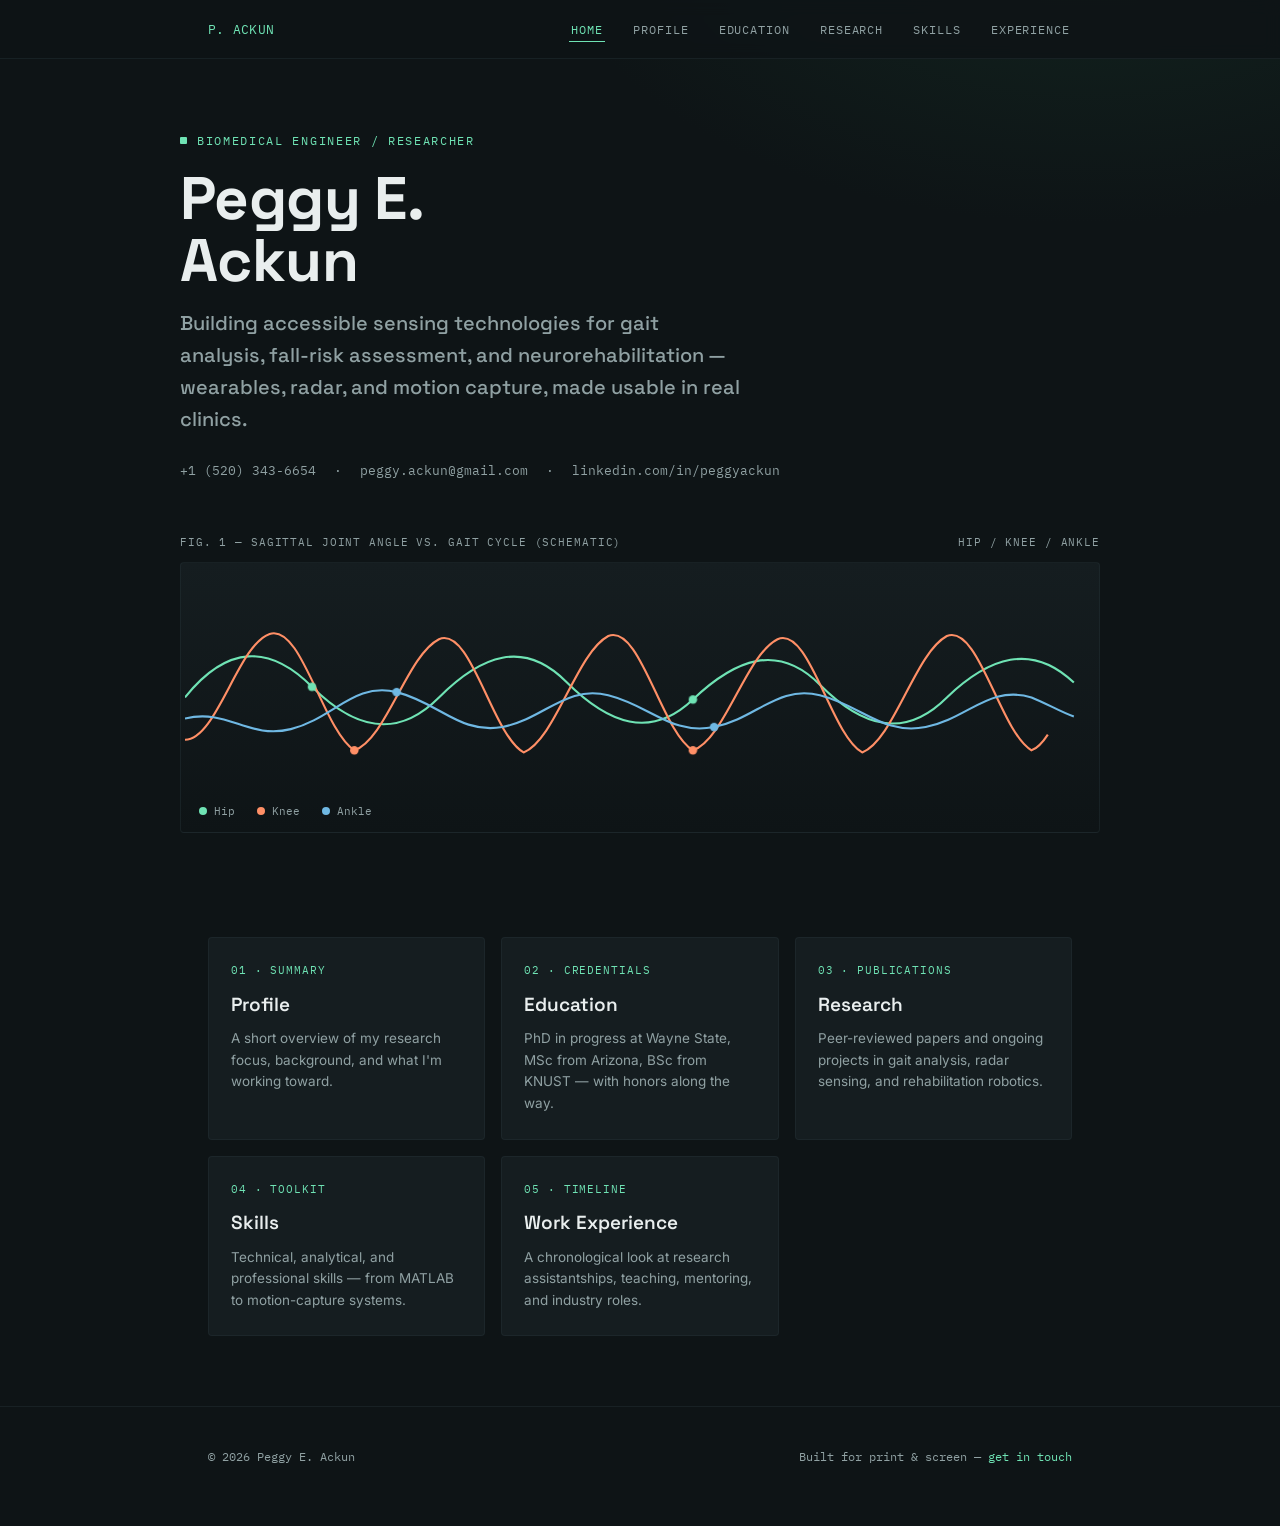
<file: index.html>
<!DOCTYPE html>
<html lang="en">
<head>
<meta charset="UTF-8">
<meta name="viewport" content="width=device-width, initial-scale=1.0">
<title>Peggy E. Ackun — Biomedical Engineer</title>
<link rel="preconnect" href="https://fonts.googleapis.com">
<link rel="preconnect" href="https://fonts.gstatic.com" crossorigin>
<link href="https://fonts.googleapis.com/css2?family=Space+Grotesk:wght@500;600;700&family=Inter:wght@400;500;600&family=IBM+Plex+Mono:wght@400;500&display=swap" rel="stylesheet">
<link rel="stylesheet" href="styles.css">
</head>
<body>

<nav>
  <div class="wrap">
    <a class="nav-mark" href="index.html">P. ACKUN</a>
    <ul class="nav-links">
      <li><a href="index.html" class="active">Home</a></li>
      <li><a href="profile.html">Profile</a></li>
      <li><a href="education.html">Education</a></li>
      <li><a href="research.html">Research</a></li>
      <li><a href="skills.html">Skills</a></li>
      <li><a href="experience.html">Experience</a></li>
    </ul>
  </div>
</nav>

<main>
<header class="hero wrap">
  <div class="eyebrow">Biomedical Engineer / Researcher</div>
  <h1>Peggy E.<br>Ackun</h1>
  <p class="hero-role">Building accessible sensing technologies for gait analysis, fall-risk assessment, and neurorehabilitation — wearables, radar, and motion capture, made usable in real clinics.</p>

  <div class="contact-row">
    <a href="tel:+15203436654">+1 (520) 343-6654</a>
    <span>·</span>
    <a href="mailto:peggy.ackun@gmail.com">peggy.ackun@gmail.com</a>
    <span>·</span>
    <a href="https://linkedin.com/in/peggyackun" target="_blank" rel="noopener">linkedin.com/in/peggyackun</a>
  </div>

  <div class="gait-signature">
    <div class="gait-caption">
      <span>Fig. 1 — Sagittal joint angle vs. gait cycle (schematic)</span>
      <span>Hip / Knee / Ankle</span>
    </div>
    <div class="gait-box">
      <svg viewBox="0 0 860 200" preserveAspectRatio="none" aria-hidden="true">
        <path class="wave-path wave-hip" d="M0,110 C 40,60 80,60 120,100 C 160,140 200,150 240,110 C 280,70 320,55 360,95 C 400,135 440,150 480,112 C 520,74 560,58 600,98 C 640,138 680,150 720,110 C 760,72 800,58 840,96" />
        <path class="wave-path wave-knee" d="M0,150 C 30,150 50,60 80,50 C 110,40 130,140 160,160 C 190,150 210,70 240,55 C 270,42 290,145 320,162 C 350,150 370,68 400,52 C 430,40 450,142 480,160 C 510,150 530,70 560,55 C 590,42 610,145 640,162 C 670,150 690,68 720,52 C 750,40 770,142 800,160 C 815,155 828,120 840,100" />
        <path class="wave-path wave-ankle" d="M0,130 C 40,120 60,150 100,140 C 140,130 160,95 200,105 C 240,115 260,145 300,138 C 340,130 360,98 400,108 C 440,118 460,146 500,138 C 540,130 560,98 600,108 C 640,118 660,146 700,138 C 740,130 760,98 800,110 C 815,116 828,124 840,128" />
        <circle class="marker" cx="120" cy="100" r="4" fill="#6fe3b4" style="animation-delay:2.2s"/>
        <circle class="marker" cx="480" cy="112" r="4" fill="#6fe3b4" style="animation-delay:2.3s"/>
        <circle class="marker" cx="160" cy="160" r="4" fill="#ff8f66" style="animation-delay:2.4s"/>
        <circle class="marker" cx="480" cy="160" r="4" fill="#ff8f66" style="animation-delay:2.5s"/>
        <circle class="marker" cx="200" cy="105" r="4" fill="#6fb8e3" style="animation-delay:2.6s"/>
        <circle class="marker" cx="500" cy="138" r="4" fill="#6fb8e3" style="animation-delay:2.7s"/>
      </svg>
      <div class="legend">
        <div class="legend-item"><span class="legend-dot" style="background:#6fe3b4"></span>Hip</div>
        <div class="legend-item"><span class="legend-dot" style="background:#ff8f66"></span>Knee</div>
        <div class="legend-item"><span class="legend-dot" style="background:#6fb8e3"></span>Ankle</div>
      </div>
    </div>
  </div>
</header>

<div class="wrap">
  <div class="card-grid">
    <a class="nav-card" href="profile.html">
      <span class="tag">01 · Summary</span>
      <h3>Profile</h3>
      <p>A short overview of my research focus, background, and what I'm working toward.</p>
    </a>
    <a class="nav-card" href="education.html">
      <span class="tag">02 · Credentials</span>
      <h3>Education</h3>
      <p>PhD in progress at Wayne State, MSc from Arizona, BSc from KNUST — with honors along the way.</p>
    </a>
    <a class="nav-card" href="research.html">
      <span class="tag">03 · Publications</span>
      <h3>Research</h3>
      <p>Peer-reviewed papers and ongoing projects in gait analysis, radar sensing, and rehabilitation robotics.</p>
    </a>
    <a class="nav-card" href="skills.html">
      <span class="tag">04 · Toolkit</span>
      <h3>Skills</h3>
      <p>Technical, analytical, and professional skills — from MATLAB to motion-capture systems.</p>
    </a>
    <a class="nav-card" href="experience.html">
      <span class="tag">05 · Timeline</span>
      <h3>Work Experience</h3>
      <p>A chronological look at research assistantships, teaching, mentoring, and industry roles.</p>
    </a>
  </div>
</div>
</main>

<footer>
  <div class="wrap" style="display:flex; justify-content:space-between; flex-wrap:wrap; gap:10px;">
    <span>© 2026 Peggy E. Ackun</span>
    <span>Built for print &amp; screen — <a href="mailto:peggy.ackun@gmail.com">get in touch</a></span>
  </div>
</footer>

</body>
</html>
</file>
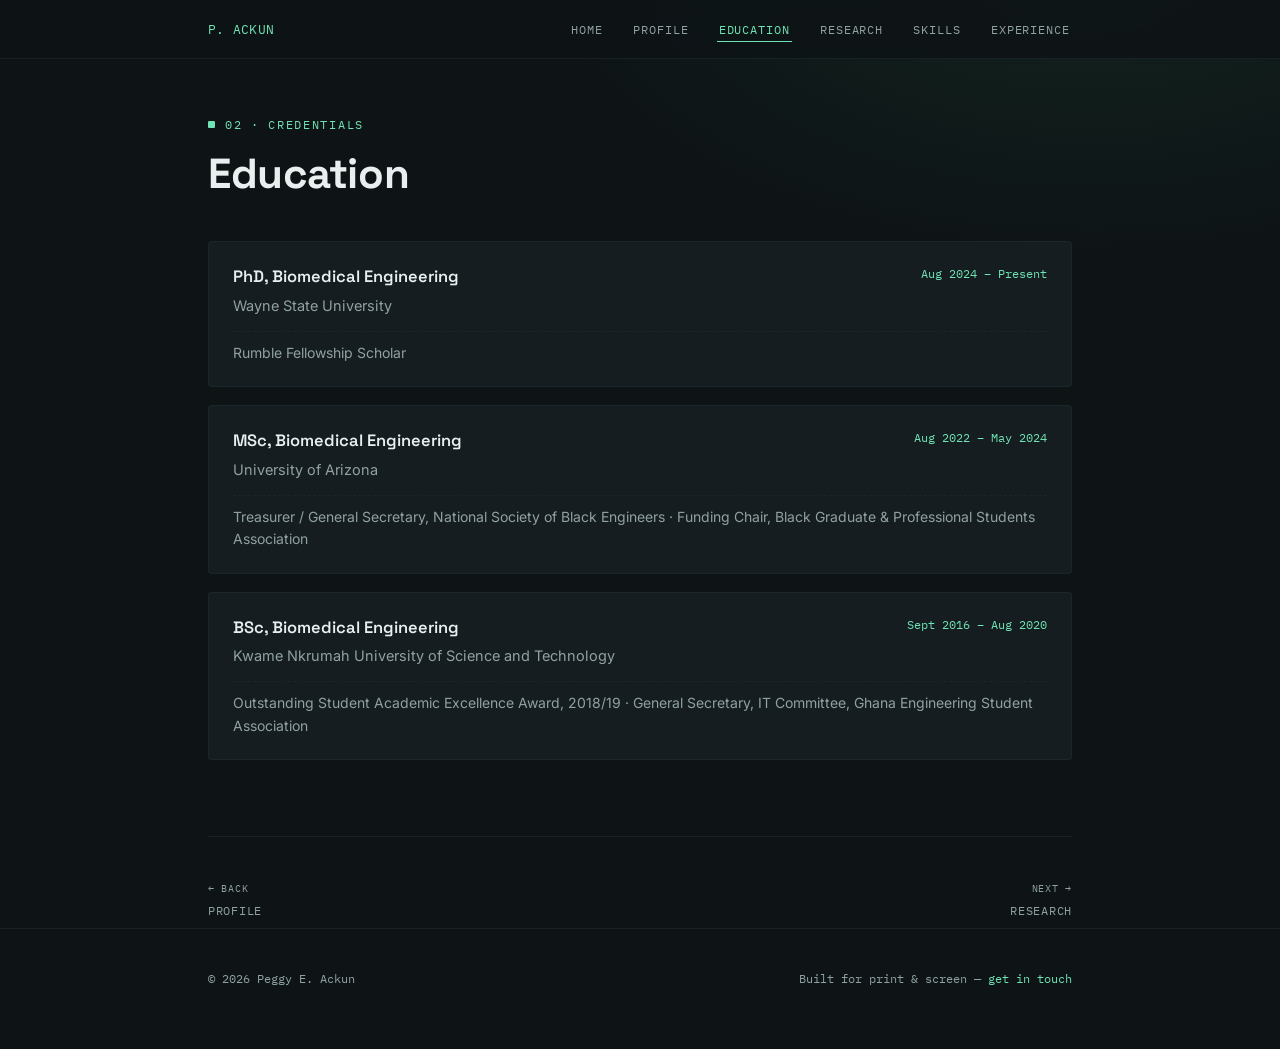
<file: education.html>
<!DOCTYPE html>
<html lang="en">
<head>
<meta charset="UTF-8">
<meta name="viewport" content="width=device-width, initial-scale=1.0">
<title>Education — Peggy E. Ackun</title>
<link rel="preconnect" href="https://fonts.googleapis.com">
<link rel="preconnect" href="https://fonts.gstatic.com" crossorigin>
<link href="https://fonts.googleapis.com/css2?family=Space+Grotesk:wght@500;600;700&family=Inter:wght@400;500;600&family=IBM+Plex+Mono:wght@400;500&display=swap" rel="stylesheet">
<link rel="stylesheet" href="styles.css">
</head>
<body>

<nav>
  <div class="wrap">
    <a class="nav-mark" href="index.html">P. ACKUN</a>
    <ul class="nav-links">
      <li><a href="index.html">Home</a></li>
      <li><a href="profile.html">Profile</a></li>
      <li><a href="education.html" class="active">Education</a></li>
      <li><a href="research.html">Research</a></li>
      <li><a href="skills.html">Skills</a></li>
      <li><a href="experience.html">Experience</a></li>
    </ul>
  </div>
</nav>

<main>
<div class="wrap">
  <header class="page-header">
    <div class="eyebrow">02 · Credentials</div>
    <h1>Education</h1>
  </header>

  <section>
    <div class="edu-grid">
      <div class="edu-card">
        <div>
          <div class="edu-degree">PhD, Biomedical Engineering</div>
          <div class="edu-school">Wayne State University</div>
        </div>
        <div class="edu-date">Aug 2024 – Present</div>
        <div class="edu-note">Rumble Fellowship Scholar</div>
      </div>
      <div class="edu-card">
        <div>
          <div class="edu-degree">MSc, Biomedical Engineering</div>
          <div class="edu-school">University of Arizona</div>
        </div>
        <div class="edu-date">Aug 2022 – May 2024</div>
        <div class="edu-note">Treasurer / General Secretary, National Society of Black Engineers · Funding Chair, Black Graduate &amp; Professional Students Association</div>
      </div>
      <div class="edu-card">
        <div>
          <div class="edu-degree">BSc, Biomedical Engineering</div>
          <div class="edu-school">Kwame Nkrumah University of Science and Technology</div>
        </div>
        <div class="edu-date">Sept 2016 – Aug 2020</div>
        <div class="edu-note">Outstanding Student Academic Excellence Award, 2018/19 · General Secretary, IT Committee, Ghana Engineering Student Association</div>
      </div>
    </div>
  </section>

  <div class="page-nav">
    <a href="profile.html"><span class="dir">← Back</span>Profile</a>
    <a class="to-next" href="research.html"><span class="dir">Next →</span>Research</a>
  </div>
</div>
</main>

<footer>
  <div class="wrap" style="display:flex; justify-content:space-between; flex-wrap:wrap; gap:10px;">
    <span>© 2026 Peggy E. Ackun</span>
    <span>Built for print &amp; screen — <a href="mailto:peggy.ackun@gmail.com">get in touch</a></span>
  </div>
</footer>

</body>
</html>
</file>
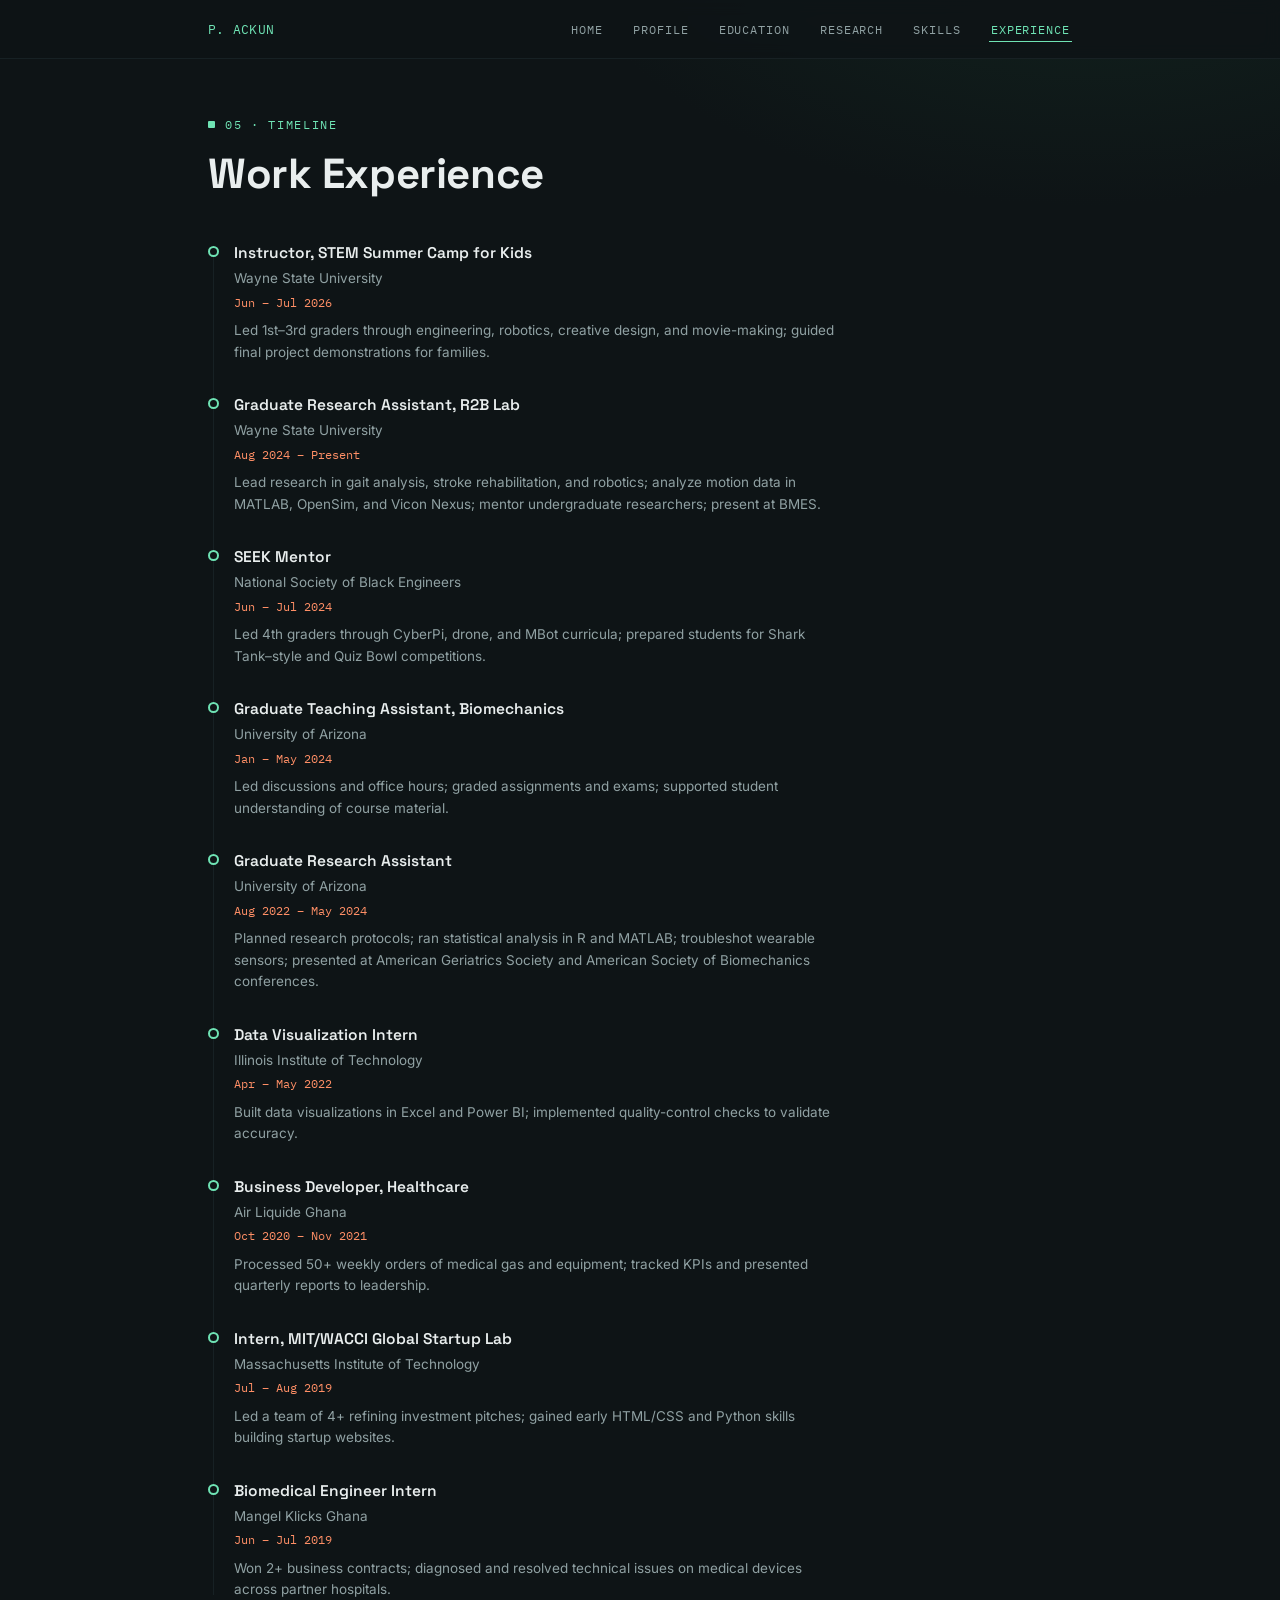
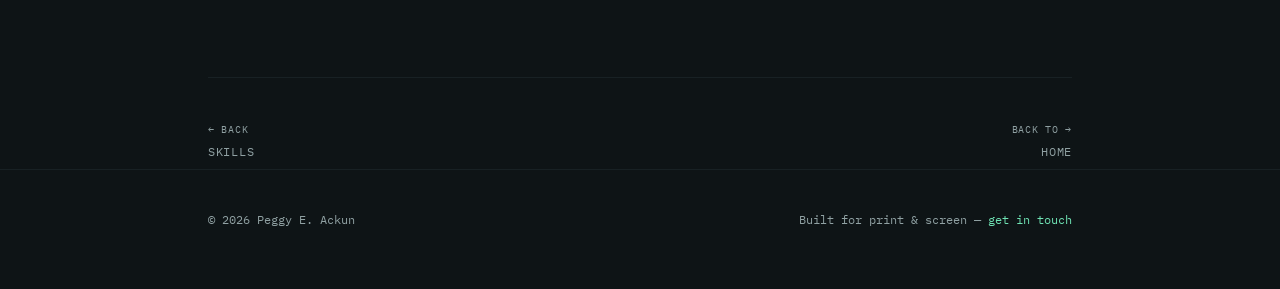
<file: experience.html>
<!DOCTYPE html>
<html lang="en">
<head>
<meta charset="UTF-8">
<meta name="viewport" content="width=device-width, initial-scale=1.0">
<title>Experience — Peggy E. Ackun</title>
<link rel="preconnect" href="https://fonts.googleapis.com">
<link rel="preconnect" href="https://fonts.gstatic.com" crossorigin>
<link href="https://fonts.googleapis.com/css2?family=Space+Grotesk:wght@500;600;700&family=Inter:wght@400;500;600&family=IBM+Plex+Mono:wght@400;500&display=swap" rel="stylesheet">
<link rel="stylesheet" href="styles.css">
</head>
<body>

<nav>
  <div class="wrap">
    <a class="nav-mark" href="index.html">P. ACKUN</a>
    <ul class="nav-links">
      <li><a href="index.html">Home</a></li>
      <li><a href="profile.html">Profile</a></li>
      <li><a href="education.html">Education</a></li>
      <li><a href="research.html">Research</a></li>
      <li><a href="skills.html">Skills</a></li>
      <li><a href="experience.html" class="active">Experience</a></li>
    </ul>
  </div>
</nav>

<main>
<div class="wrap">
  <header class="page-header">
    <div class="eyebrow">05 · Timeline</div>
    <h1>Work Experience</h1>
  </header>

  <section>
    <div class="timeline">

      <div class="t-item">
        <div class="t-dot"></div>
        <div class="t-role">Instructor, STEM Summer Camp for Kids</div>
        <div class="t-org">Wayne State University</div>
        <span class="t-date">Jun – Jul 2026</span>
        <div class="t-desc">Led 1st–3rd graders through engineering, robotics, creative design, and movie-making; guided final project demonstrations for families.</div>
      </div>

      <div class="t-item">
        <div class="t-dot"></div>
        <div class="t-role">Graduate Research Assistant, R2B Lab</div>
        <div class="t-org">Wayne State University</div>
        <span class="t-date">Aug 2024 – Present</span>
        <div class="t-desc">Lead research in gait analysis, stroke rehabilitation, and robotics; analyze motion data in MATLAB, OpenSim, and Vicon Nexus; mentor undergraduate researchers; present at BMES.</div>
      </div>

      <div class="t-item">
        <div class="t-dot"></div>
        <div class="t-role">SEEK Mentor</div>
        <div class="t-org">National Society of Black Engineers</div>
        <span class="t-date">Jun – Jul 2024</span>
        <div class="t-desc">Led 4th graders through CyberPi, drone, and MBot curricula; prepared students for Shark Tank–style and Quiz Bowl competitions.</div>
      </div>

      <div class="t-item">
        <div class="t-dot"></div>
        <div class="t-role">Graduate Teaching Assistant, Biomechanics</div>
        <div class="t-org">University of Arizona</div>
        <span class="t-date">Jan – May 2024</span>
        <div class="t-desc">Led discussions and office hours; graded assignments and exams; supported student understanding of course material.</div>
      </div>

      <div class="t-item">
        <div class="t-dot"></div>
        <div class="t-role">Graduate Research Assistant</div>
        <div class="t-org">University of Arizona</div>
        <span class="t-date">Aug 2022 – May 2024</span>
        <div class="t-desc">Planned research protocols; ran statistical analysis in R and MATLAB; troubleshot wearable sensors; presented at American Geriatrics Society and American Society of Biomechanics conferences.</div>
      </div>

      <div class="t-item">
        <div class="t-dot"></div>
        <div class="t-role">Data Visualization Intern</div>
        <div class="t-org">Illinois Institute of Technology</div>
        <span class="t-date">Apr – May 2022</span>
        <div class="t-desc">Built data visualizations in Excel and Power BI; implemented quality-control checks to validate accuracy.</div>
      </div>

      <div class="t-item">
        <div class="t-dot"></div>
        <div class="t-role">Business Developer, Healthcare</div>
        <div class="t-org">Air Liquide Ghana</div>
        <span class="t-date">Oct 2020 – Nov 2021</span>
        <div class="t-desc">Processed 50+ weekly orders of medical gas and equipment; tracked KPIs and presented quarterly reports to leadership.</div>
      </div>

      <div class="t-item">
        <div class="t-dot"></div>
        <div class="t-role">Intern, MIT/WACCI Global Startup Lab</div>
        <div class="t-org">Massachusetts Institute of Technology</div>
        <span class="t-date">Jul – Aug 2019</span>
        <div class="t-desc">Led a team of 4+ refining investment pitches; gained early HTML/CSS and Python skills building startup websites.</div>
      </div>

      <div class="t-item">
        <div class="t-dot"></div>
        <div class="t-role">Biomedical Engineer Intern</div>
        <div class="t-org">Mangel Klicks Ghana</div>
        <span class="t-date">Jun – Jul 2019</span>
        <div class="t-desc">Won 2+ business contracts; diagnosed and resolved technical issues on medical devices across partner hospitals.</div>
      </div>

    </div>
  </section>

  <div class="page-nav">
    <a href="skills.html"><span class="dir">← Back</span>Skills</a>
    <a class="to-next" href="index.html"><span class="dir">Back to →</span>Home</a>
  </div>
</div>
</main>

<footer>
  <div class="wrap" style="display:flex; justify-content:space-between; flex-wrap:wrap; gap:10px;">
    <span>© 2026 Peggy E. Ackun</span>
    <span>Built for print &amp; screen — <a href="mailto:peggy.ackun@gmail.com">get in touch</a></span>
  </div>
</footer>

</body>
</html>
</file>
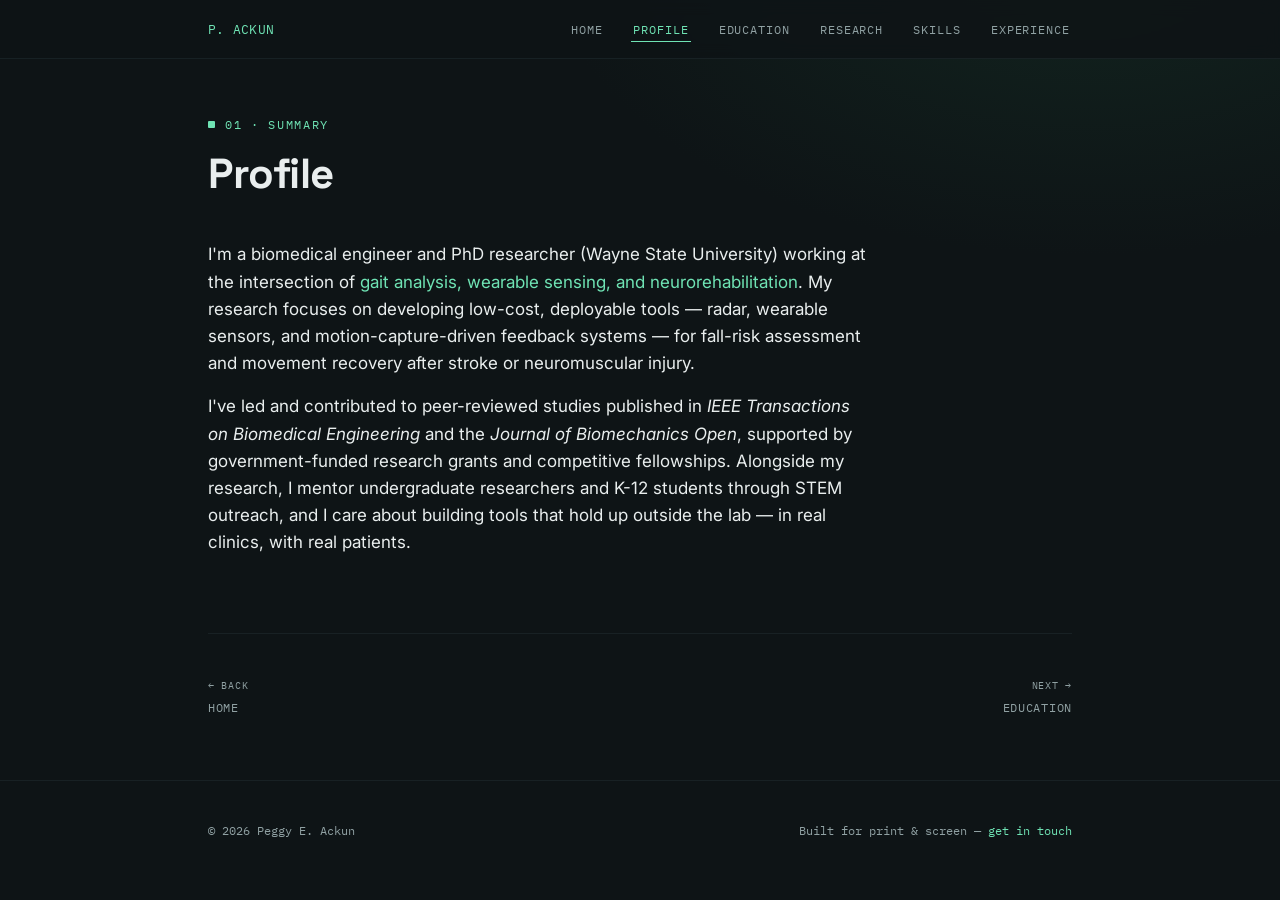
<file: profile.html>
<!DOCTYPE html>
<html lang="en">
<head>
<meta charset="UTF-8">
<meta name="viewport" content="width=device-width, initial-scale=1.0">
<title>Profile — Peggy E. Ackun</title>
<link rel="preconnect" href="https://fonts.googleapis.com">
<link rel="preconnect" href="https://fonts.gstatic.com" crossorigin>
<link href="https://fonts.googleapis.com/css2?family=Space+Grotesk:wght@500;600;700&family=Inter:wght@400;500;600&family=IBM+Plex+Mono:wght@400;500&display=swap" rel="stylesheet">
<link rel="stylesheet" href="styles.css">
</head>
<body>

<nav>
  <div class="wrap">
    <a class="nav-mark" href="index.html">P. ACKUN</a>
    <ul class="nav-links">
      <li><a href="index.html">Home</a></li>
      <li><a href="profile.html" class="active">Profile</a></li>
      <li><a href="education.html">Education</a></li>
      <li><a href="research.html">Research</a></li>
      <li><a href="skills.html">Skills</a></li>
      <li><a href="experience.html">Experience</a></li>
    </ul>
  </div>
</nav>

<main>
<div class="wrap">
  <header class="page-header">
    <div class="eyebrow">01 · Summary</div>
    <h1>Profile</h1>
  </header>

  <section>
    <p class="profile-text">I'm a biomedical engineer and PhD researcher (Wayne State University) working at the intersection of <span class="profile-highlight">gait analysis, wearable sensing, and neurorehabilitation</span>. My research focuses on developing low-cost, deployable tools — radar, wearable sensors, and motion-capture-driven feedback systems — for fall-risk assessment and movement recovery after stroke or neuromuscular injury.</p>
    <p class="profile-text">I've led and contributed to peer-reviewed studies published in <em>IEEE Transactions on Biomedical Engineering</em> and the <em>Journal of Biomechanics Open</em>, supported by government-funded research grants and competitive fellowships. Alongside my research, I mentor undergraduate researchers and K-12 students through STEM outreach, and I care about building tools that hold up outside the lab — in real clinics, with real patients.</p>
  </section>

  <div class="page-nav">
    <a href="index.html"><span class="dir">← Back</span>Home</a>
    <a class="to-next" href="education.html"><span class="dir">Next →</span>Education</a>
  </div>
</div>
</main>

<footer>
  <div class="wrap" style="display:flex; justify-content:space-between; flex-wrap:wrap; gap:10px;">
    <span>© 2026 Peggy E. Ackun</span>
    <span>Built for print &amp; screen — <a href="mailto:peggy.ackun@gmail.com">get in touch</a></span>
  </div>
</footer>

</body>
</html>
</file>
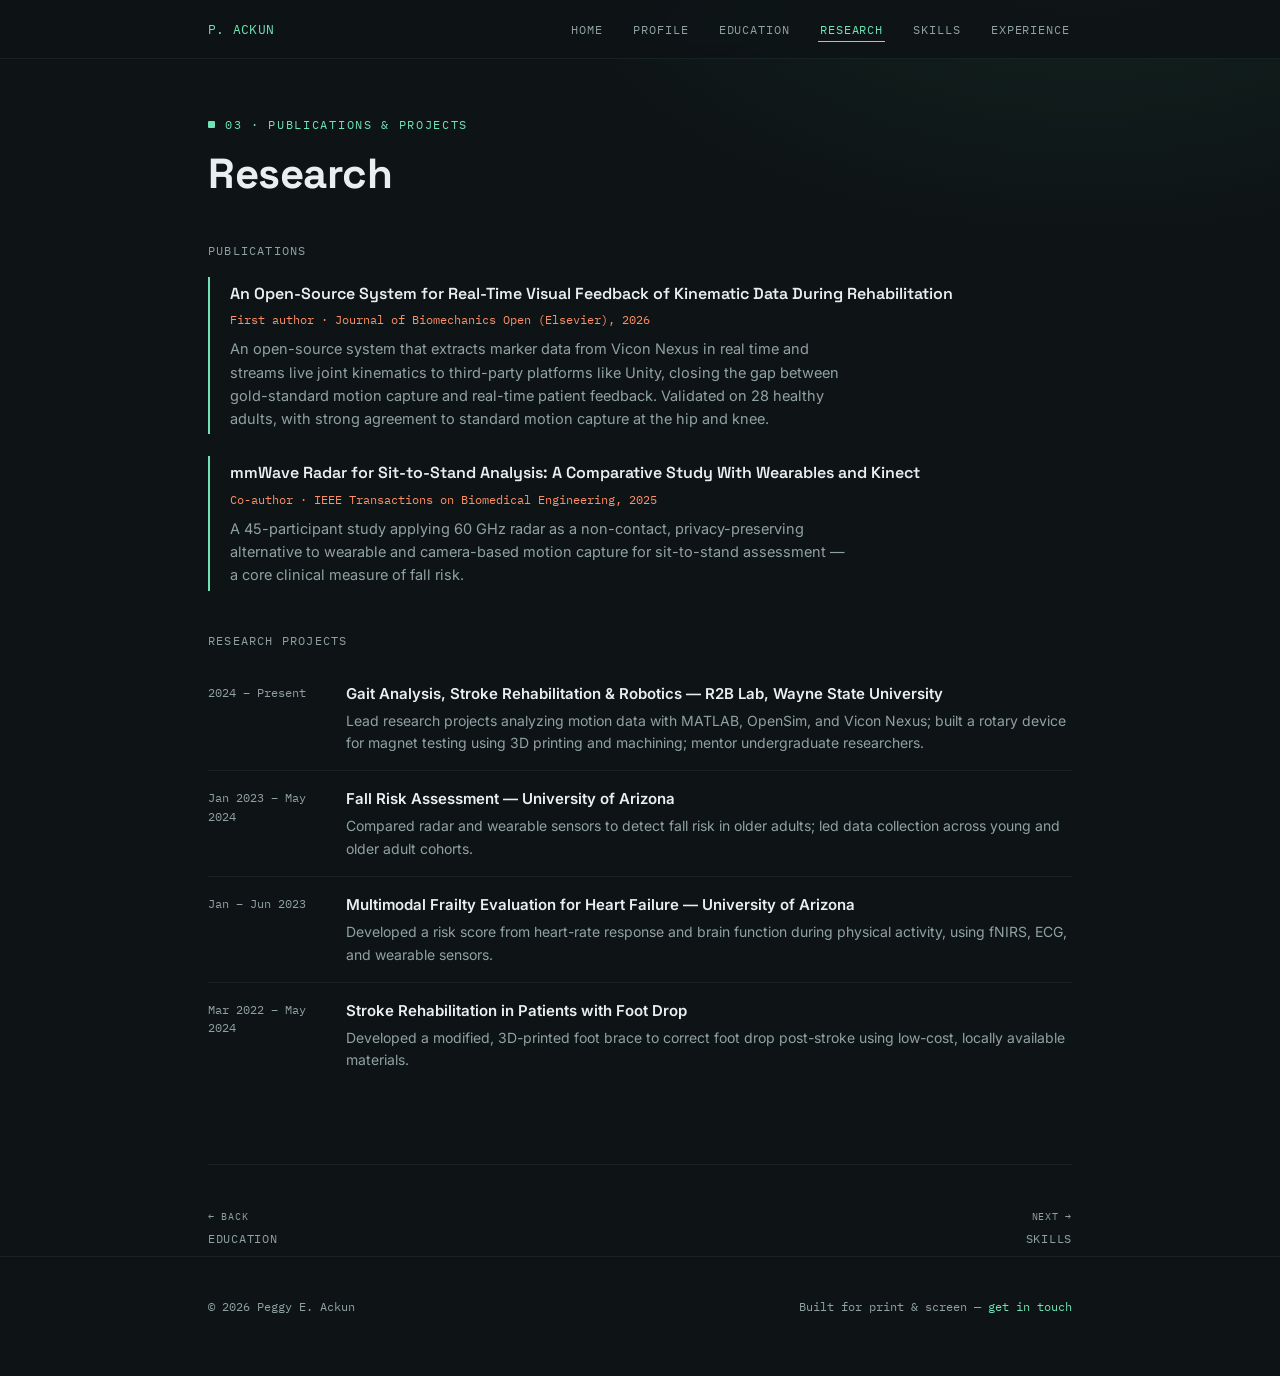
<file: research.html>
<!DOCTYPE html>
<html lang="en">
<head>
<meta charset="UTF-8">
<meta name="viewport" content="width=device-width, initial-scale=1.0">
<title>Research — Peggy E. Ackun</title>
<link rel="preconnect" href="https://fonts.googleapis.com">
<link rel="preconnect" href="https://fonts.gstatic.com" crossorigin>
<link href="https://fonts.googleapis.com/css2?family=Space+Grotesk:wght@500;600;700&family=Inter:wght@400;500;600&family=IBM+Plex+Mono:wght@400;500&display=swap" rel="stylesheet">
<link rel="stylesheet" href="styles.css">
</head>
<body>

<nav>
  <div class="wrap">
    <a class="nav-mark" href="index.html">P. ACKUN</a>
    <ul class="nav-links">
      <li><a href="index.html">Home</a></li>
      <li><a href="profile.html">Profile</a></li>
      <li><a href="education.html">Education</a></li>
      <li><a href="research.html" class="active">Research</a></li>
      <li><a href="skills.html">Skills</a></li>
      <li><a href="experience.html">Experience</a></li>
    </ul>
  </div>
</nav>

<main>
<div class="wrap">
  <header class="page-header">
    <div class="eyebrow">03 · Publications &amp; Projects</div>
    <h1>Research</h1>
  </header>

  <section>
    <div class="research-block">
      <div class="research-sub">Publications</div>

      <div class="paper">
        <div class="paper-title">An Open-Source System for Real-Time Visual Feedback of Kinematic Data During Rehabilitation</div>
        <div class="paper-meta">First author · Journal of Biomechanics Open (Elsevier), 2026</div>
        <div class="paper-desc">An open-source system that extracts marker data from Vicon Nexus in real time and streams live joint kinematics to third-party platforms like Unity, closing the gap between gold-standard motion capture and real-time patient feedback. Validated on 28 healthy adults, with strong agreement to standard motion capture at the hip and knee.</div>
      </div>

      <div class="paper">
        <div class="paper-title">mmWave Radar for Sit-to-Stand Analysis: A Comparative Study With Wearables and Kinect</div>
        <div class="paper-meta">Co-author · IEEE Transactions on Biomedical Engineering, 2025</div>
        <div class="paper-desc">A 45-participant study applying 60 GHz radar as a non-contact, privacy-preserving alternative to wearable and camera-based motion capture for sit-to-stand assessment — a core clinical measure of fall risk.</div>
      </div>
    </div>

    <div class="research-block">
      <div class="research-sub">Research Projects</div>

      <div class="proj">
        <div class="proj-date">2024 – Present</div>
        <div>
          <div class="proj-title">Gait Analysis, Stroke Rehabilitation &amp; Robotics — R2B Lab, Wayne State University</div>
          <div class="proj-desc">Lead research projects analyzing motion data with MATLAB, OpenSim, and Vicon Nexus; built a rotary device for magnet testing using 3D printing and machining; mentor undergraduate researchers.</div>
        </div>
      </div>

      <div class="proj">
        <div class="proj-date">Jan 2023 – May 2024</div>
        <div>
          <div class="proj-title">Fall Risk Assessment — University of Arizona</div>
          <div class="proj-desc">Compared radar and wearable sensors to detect fall risk in older adults; led data collection across young and older adult cohorts.</div>
        </div>
      </div>

      <div class="proj">
        <div class="proj-date">Jan – Jun 2023</div>
        <div>
          <div class="proj-title">Multimodal Frailty Evaluation for Heart Failure — University of Arizona</div>
          <div class="proj-desc">Developed a risk score from heart-rate response and brain function during physical activity, using fNIRS, ECG, and wearable sensors.</div>
        </div>
      </div>

      <div class="proj">
        <div class="proj-date">Mar 2022 – May 2024</div>
        <div>
          <div class="proj-title">Stroke Rehabilitation in Patients with Foot Drop</div>
          <div class="proj-desc">Developed a modified, 3D-printed foot brace to correct foot drop post-stroke using low-cost, locally available materials.</div>
        </div>
      </div>
    </div>
  </section>

  <div class="page-nav">
    <a href="education.html"><span class="dir">← Back</span>Education</a>
    <a class="to-next" href="skills.html"><span class="dir">Next →</span>Skills</a>
  </div>
</div>
</main>

<footer>
  <div class="wrap" style="display:flex; justify-content:space-between; flex-wrap:wrap; gap:10px;">
    <span>© 2026 Peggy E. Ackun</span>
    <span>Built for print &amp; screen — <a href="mailto:peggy.ackun@gmail.com">get in touch</a></span>
  </div>
</footer>

</body>
</html>
</file>
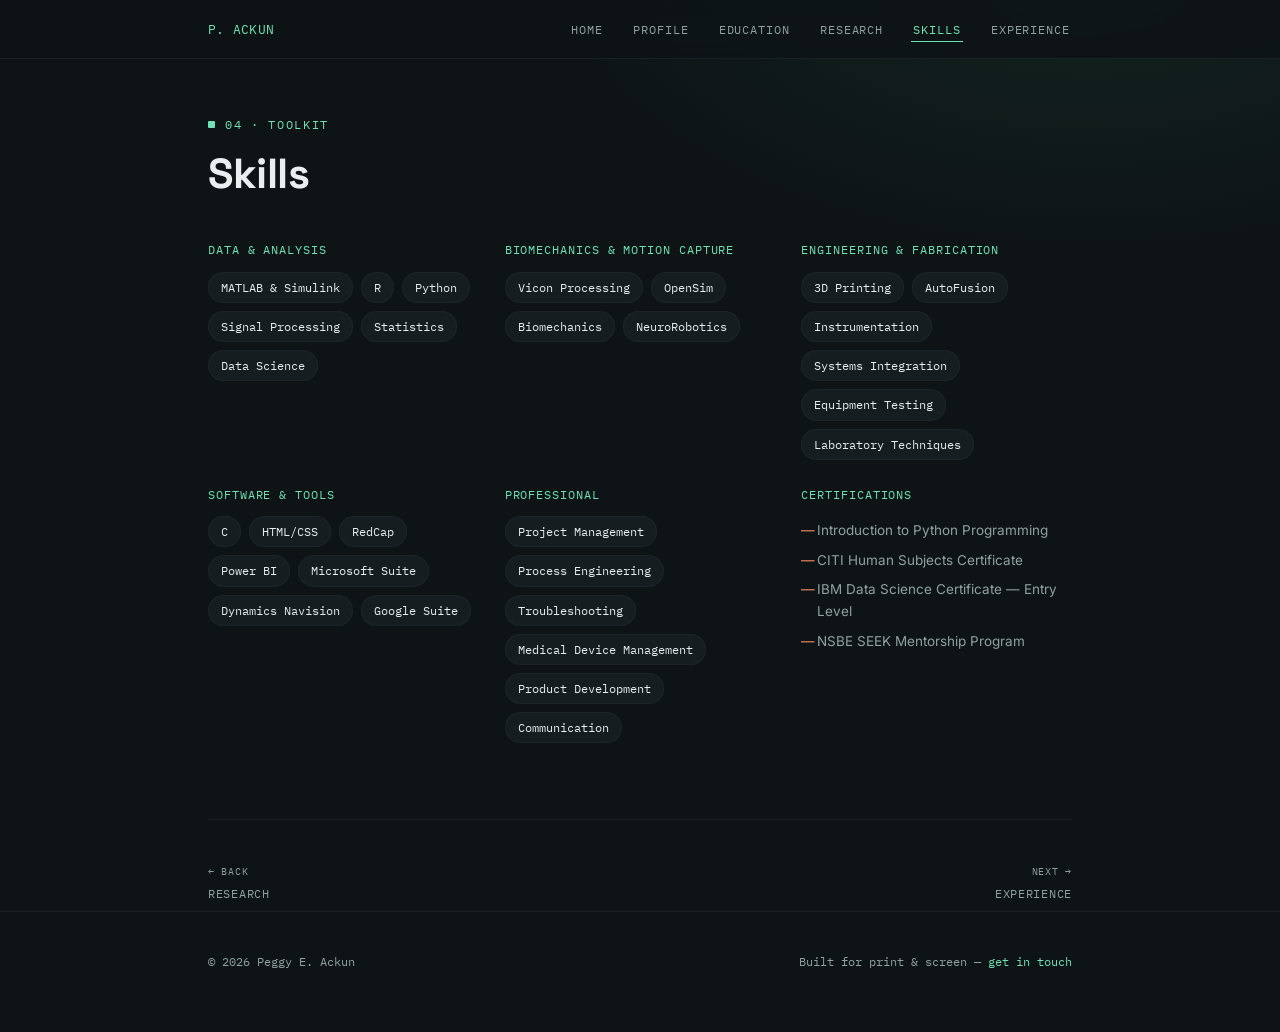
<file: skills.html>
<!DOCTYPE html>
<html lang="en">
<head>
<meta charset="UTF-8">
<meta name="viewport" content="width=device-width, initial-scale=1.0">
<title>Skills — Peggy E. Ackun</title>
<link rel="preconnect" href="https://fonts.googleapis.com">
<link rel="preconnect" href="https://fonts.gstatic.com" crossorigin>
<link href="https://fonts.googleapis.com/css2?family=Space+Grotesk:wght@500;600;700&family=Inter:wght@400;500;600&family=IBM+Plex+Mono:wght@400;500&display=swap" rel="stylesheet">
<link rel="stylesheet" href="styles.css">
</head>
<body>

<nav>
  <div class="wrap">
    <a class="nav-mark" href="index.html">P. ACKUN</a>
    <ul class="nav-links">
      <li><a href="index.html">Home</a></li>
      <li><a href="profile.html">Profile</a></li>
      <li><a href="education.html">Education</a></li>
      <li><a href="research.html">Research</a></li>
      <li><a href="skills.html" class="active">Skills</a></li>
      <li><a href="experience.html">Experience</a></li>
    </ul>
  </div>
</nav>

<main>
<div class="wrap">
  <header class="page-header">
    <div class="eyebrow">04 · Toolkit</div>
    <h1>Skills</h1>
  </header>

  <section>
    <div class="skills-grid">
      <div>
        <div class="skill-group-title">Data &amp; Analysis</div>
        <div class="pill-row">
          <span class="pill">MATLAB &amp; Simulink</span>
          <span class="pill">R</span>
          <span class="pill">Python</span>
          <span class="pill">Signal Processing</span>
          <span class="pill">Statistics</span>
          <span class="pill">Data Science</span>
        </div>
      </div>
      <div>
        <div class="skill-group-title">Biomechanics &amp; Motion Capture</div>
        <div class="pill-row">
          <span class="pill">Vicon Processing</span>
          <span class="pill">OpenSim</span>
          <span class="pill">Biomechanics</span>
          <span class="pill">NeuroRobotics</span>
        </div>
      </div>
      <div>
        <div class="skill-group-title">Engineering &amp; Fabrication</div>
        <div class="pill-row">
          <span class="pill">3D Printing</span>
          <span class="pill">AutoFusion</span>
          <span class="pill">Instrumentation</span>
          <span class="pill">Systems Integration</span>
          <span class="pill">Equipment Testing</span>
          <span class="pill">Laboratory Techniques</span>
        </div>
      </div>
      <div>
        <div class="skill-group-title">Software &amp; Tools</div>
        <div class="pill-row">
          <span class="pill">C</span>
          <span class="pill">HTML/CSS</span>
          <span class="pill">RedCap</span>
          <span class="pill">Power BI</span>
          <span class="pill">Microsoft Suite</span>
          <span class="pill">Dynamics Navision</span>
          <span class="pill">Google Suite</span>
        </div>
      </div>
      <div>
        <div class="skill-group-title">Professional</div>
        <div class="pill-row">
          <span class="pill">Project Management</span>
          <span class="pill">Process Engineering</span>
          <span class="pill">Troubleshooting</span>
          <span class="pill">Medical Device Management</span>
          <span class="pill">Product Development</span>
          <span class="pill">Communication</span>
        </div>
      </div>
      <div>
        <div class="skill-group-title">Certifications</div>
        <ul class="cert-list">
          <li>Introduction to Python Programming</li>
          <li>CITI Human Subjects Certificate</li>
          <li>IBM Data Science Certificate — Entry Level</li>
          <li>NSBE SEEK Mentorship Program</li>
        </ul>
      </div>
    </div>
  </section>

  <div class="page-nav">
    <a href="research.html"><span class="dir">← Back</span>Research</a>
    <a class="to-next" href="experience.html"><span class="dir">Next →</span>Experience</a>
  </div>
</div>
</main>

<footer>
  <div class="wrap" style="display:flex; justify-content:space-between; flex-wrap:wrap; gap:10px;">
    <span>© 2026 Peggy E. Ackun</span>
    <span>Built for print &amp; screen — <a href="mailto:peggy.ackun@gmail.com">get in touch</a></span>
  </div>
</footer>

</body>
</html>
</file>
<file: styles.css>
:root{
  --bg: #0e1416;
  --surface: #151d20;
  --surface-2: #1b2427;
  --line: #26333770;
  --text: #e9eeee;
  --muted: #90a1a3;
  --accent: #6fe3b4;
  --accent-dim: #6fe3b430;
  --accent2: #ff8f66;
  --radius: 4px;
}
*{box-sizing:border-box; margin:0; padding:0;}
html{scroll-behavior:smooth;}
body{
  background:
    radial-gradient(ellipse 900px 500px at 85% -5%, #12241f 0%, transparent 60%),
    var(--bg);
  color:var(--text);
  font-family:'Inter', sans-serif;
  line-height:1.6;
  -webkit-font-smoothing:antialiased;
  min-height:100vh;
  display:flex; flex-direction:column;
}
a{color:inherit;}
.wrap{max-width:920px; margin:0 auto; padding:0 28px; width:100%;}
main{flex:1;}
::selection{background:var(--accent-dim); color:var(--text);}

/* ---------- NAV ---------- */
nav{
  position:sticky; top:0; z-index:50;
  background:rgba(14,20,22,0.88);
  backdrop-filter:blur(8px);
  border-bottom:1px solid var(--line);
}
nav .wrap{
  display:flex; align-items:center; justify-content:space-between;
  padding-top:16px; padding-bottom:16px;
}
.nav-mark{
  font-family:'IBM Plex Mono', monospace;
  font-size:12.5px; color:var(--accent);
  letter-spacing:0.02em;
  text-decoration:none;
}
.nav-links{display:flex; gap:26px; list-style:none;}
.nav-links a{
  font-family:'IBM Plex Mono', monospace;
  font-size:11.5px; letter-spacing:0.08em; text-transform:uppercase;
  color:var(--muted); text-decoration:none;
  transition:color 0.2s ease;
  padding:4px 2px;
  border-bottom:1px solid transparent;
}
.nav-links a:hover, .nav-links a:focus-visible{color:var(--accent);}
.nav-links a.active{color:var(--accent); border-bottom:1px solid var(--accent);}
@media (max-width:640px){ .nav-links{gap:12px;} .nav-links a{font-size:9.5px;} }

/* ---------- HERO (home only) ---------- */
header.hero{padding:72px 0 44px;}
.eyebrow{
  font-family:'IBM Plex Mono', monospace;
  font-size:12px; letter-spacing:0.14em; text-transform:uppercase;
  color:var(--accent); margin-bottom:18px; display:flex; align-items:center; gap:10px;
}
.eyebrow::before{
  content:''; width:7px; height:7px; background:var(--accent); border-radius:1px;
  display:inline-block;
}
h1{
  font-family:'Space Grotesk', sans-serif;
  font-weight:700;
  font-size:clamp(38px, 6vw, 60px);
  line-height:1.04;
  letter-spacing:-0.01em;
}
.hero-role{
  font-family:'Space Grotesk', sans-serif;
  font-weight:500;
  font-size:clamp(16px, 2.4vw, 20px);
  color:var(--muted);
  margin-top:14px;
  max-width:560px;
}
.contact-row{
  margin-top:26px; display:flex; flex-wrap:wrap; gap:10px 18px;
  font-family:'IBM Plex Mono', monospace; font-size:13px; color:var(--muted);
}
.contact-row a{text-decoration:none; border-bottom:1px solid transparent; transition:border-color .2s, color .2s;}
.contact-row a:hover{color:var(--accent); border-color:var(--accent);}

/* signature: gait waveform */
.gait-signature{margin-top:52px;}
.gait-caption{
  font-family:'IBM Plex Mono', monospace; font-size:11px; color:var(--muted);
  letter-spacing:0.08em; text-transform:uppercase; margin-bottom:10px;
  display:flex; justify-content:space-between;
}
.gait-box{
  border:1px solid var(--line); border-radius:var(--radius);
  background:linear-gradient(180deg, var(--surface), var(--bg));
  padding:18px 4px 10px;
}
.gait-box svg{display:block; width:100%; height:auto;}
.wave-path{
  fill:none; stroke-width:2;
  stroke-dasharray:1400; stroke-dashoffset:1400;
  animation:draw 2.4s ease-out forwards;
}
.wave-hip{stroke:var(--accent); animation-delay:0.1s;}
.wave-knee{stroke:var(--accent2); animation-delay:0.4s;}
.wave-ankle{stroke:#6fb8e3; animation-delay:0.7s;}
@keyframes draw{ to{stroke-dashoffset:0;} }
.marker{ opacity:0; animation:fadein 0.6s ease forwards; }
@keyframes fadein{ to{opacity:1;} }
.legend{display:flex; gap:22px; padding:10px 14px 2px; flex-wrap:wrap;}
.legend-item{display:flex; align-items:center; gap:7px; font-family:'IBM Plex Mono', monospace; font-size:11px; color:var(--muted);}
.legend-dot{width:8px; height:8px; border-radius:50%;}

@media (prefers-reduced-motion: reduce){
  .wave-path{animation:none; stroke-dashoffset:0;}
  .marker{animation:none; opacity:1;}
}

/* ---------- HOME: section link cards ---------- */
.card-grid{
  display:grid; grid-template-columns:repeat(auto-fit, minmax(230px, 1fr));
  gap:16px; padding:60px 0 70px;
}
.nav-card{
  display:block; text-decoration:none;
  border:1px solid var(--line); border-radius:var(--radius);
  background:var(--surface);
  padding:24px 22px;
  transition:border-color .2s ease, transform .2s ease, background .2s ease;
}
.nav-card:hover, .nav-card:focus-visible{
  border-color:var(--accent); transform:translateY(-2px);
  background:var(--surface-2);
}
.nav-card .tag{
  font-family:'IBM Plex Mono', monospace; font-size:11px; color:var(--accent);
  letter-spacing:0.08em; text-transform:uppercase; display:block; margin-bottom:10px;
}
.nav-card h3{
  font-family:'Space Grotesk', sans-serif; font-weight:600; font-size:19px; margin-bottom:8px;
}
.nav-card p{font-size:13.5px; color:var(--muted);}

/* ---------- INNER PAGE HEADER ---------- */
.page-header{padding:56px 0 12px;}
.page-header h1{font-size:clamp(30px, 5vw, 42px);}
.page-header .hero-role{margin-top:12px;}

/* ---------- SECTIONS ---------- */
section{padding:56px 0; border-top:1px solid var(--line);}
.page-header + section{border-top:none; padding-top:34px;}
.section-head{display:flex; align-items:baseline; gap:14px; margin-bottom:34px;}
.section-head h2{
  font-family:'Space Grotesk', sans-serif; font-weight:600;
  font-size:clamp(22px, 3vw, 28px);
}
.section-head .tag{
  font-family:'IBM Plex Mono', monospace; font-size:11.5px; color:var(--muted);
  letter-spacing:0.06em;
}

/* profile */
.profile-text{font-size:17px; color:var(--text); max-width:660px;}
.profile-text + .profile-text{margin-top:16px;}
.profile-highlight{color:var(--accent);}

/* education */
.edu-grid{display:grid; gap:18px;}
.edu-card{
  border:1px solid var(--line); border-radius:var(--radius);
  padding:22px 24px; background:var(--surface);
  display:grid; grid-template-columns:1fr auto; gap:8px 20px; align-items:start;
}
.edu-degree{font-family:'Space Grotesk', sans-serif; font-weight:600; font-size:16.5px;}
.edu-school{color:var(--muted); font-size:14.5px; margin-top:3px;}
.edu-date{
  font-family:'IBM Plex Mono', monospace; font-size:12px; color:var(--accent);
  white-space:nowrap; text-align:right;
}
.edu-note{
  grid-column:1 / -1; font-size:14px; color:var(--muted); margin-top:6px;
  border-top:1px dashed var(--line); padding-top:10px;
}

/* research */
.research-block{margin-bottom:40px;}
.research-block:last-child{margin-bottom:0;}
.research-sub{
  font-family:'IBM Plex Mono', monospace; font-size:12px; color:var(--muted);
  text-transform:uppercase; letter-spacing:0.1em; margin-bottom:16px;
}
.paper{
  border-left:2px solid var(--accent); padding:4px 0 4px 20px; margin-bottom:22px;
}
.paper:last-child{margin-bottom:0;}
.paper-title{font-family:'Space Grotesk', sans-serif; font-weight:600; font-size:16px; margin-bottom:4px;}
.paper-meta{font-family:'IBM Plex Mono', monospace; font-size:12px; color:var(--accent2); margin-bottom:8px;}
.paper-desc{font-size:14.5px; color:var(--muted); max-width:620px;}

.proj{
  display:grid; grid-template-columns:120px 1fr; gap:18px; padding:16px 0;
  border-bottom:1px solid var(--line);
}
.proj:last-child{border-bottom:none;}
.proj-date{font-family:'IBM Plex Mono', monospace; font-size:11.5px; color:var(--muted); padding-top:2px;}
.proj-title{font-weight:600; font-size:15px; margin-bottom:4px;}
.proj-desc{font-size:14px; color:var(--muted);}
@media (max-width:600px){ .proj{grid-template-columns:1fr;} }

/* skills */
.skills-grid{display:grid; grid-template-columns:repeat(auto-fit, minmax(240px, 1fr)); gap:26px;}
.skill-group-title{
  font-family:'IBM Plex Mono', monospace; font-size:11.5px; color:var(--accent);
  text-transform:uppercase; letter-spacing:0.08em; margin-bottom:12px;
}
.pill-row{display:flex; flex-wrap:wrap; gap:8px;}
.pill{
  font-family:'IBM Plex Mono', monospace; font-size:12px; color:var(--text);
  border:1px solid var(--line); border-radius:100px; padding:5px 12px;
  background:var(--surface);
}
.cert-list{list-style:none; margin-top:8px;}
.cert-list li{font-size:13.5px; color:var(--muted); padding:4px 0; position:relative; padding-left:16px;}
.cert-list li::before{content:'—'; position:absolute; left:0; color:var(--accent2);}

/* experience timeline */
.timeline{position:relative; padding-left:26px;}
.timeline::before{
  content:''; position:absolute; left:5px; top:6px; bottom:6px; width:1px;
  background:var(--line);
}
.t-item{position:relative; padding-bottom:30px;}
.t-item:last-child{padding-bottom:0;}
.t-dot{
  position:absolute; left:-26px; top:5px; width:11px; height:11px;
  border-radius:50%; background:var(--bg); border:2px solid var(--accent);
}
.t-role{font-family:'Space Grotesk', sans-serif; font-weight:600; font-size:15.5px;}
.t-org{color:var(--muted); font-size:13.5px; margin-top:2px;}
.t-date{
  font-family:'IBM Plex Mono', monospace; font-size:11.5px; color:var(--accent2);
  margin-top:4px; display:block;
}
.t-desc{font-size:13.5px; color:var(--muted); margin-top:8px; max-width:600px;}

/* ---------- PAGE FOOTER NAV (prev/next) ---------- */
.page-nav{
  display:flex; justify-content:space-between; gap:16px; padding:44px 0 8px;
  border-top:1px solid var(--line); margin-top:20px;
}
.page-nav a{
  font-family:'IBM Plex Mono', monospace; font-size:12px; text-transform:uppercase;
  letter-spacing:0.06em; color:var(--muted); text-decoration:none;
  display:flex; flex-direction:column; gap:4px;
}
.page-nav a:hover{color:var(--accent);}
.page-nav .dir{font-size:10px; color:var(--muted);}
.page-nav .to-next{text-align:right; align-items:flex-end;}

footer{
  padding:40px 0 60px; border-top:1px solid var(--line);
  font-family:'IBM Plex Mono', monospace; font-size:12px; color:var(--muted);
  display:flex; justify-content:space-between; flex-wrap:wrap; gap:10px;
}
footer a{color:var(--accent); text-decoration:none;}
</file>
